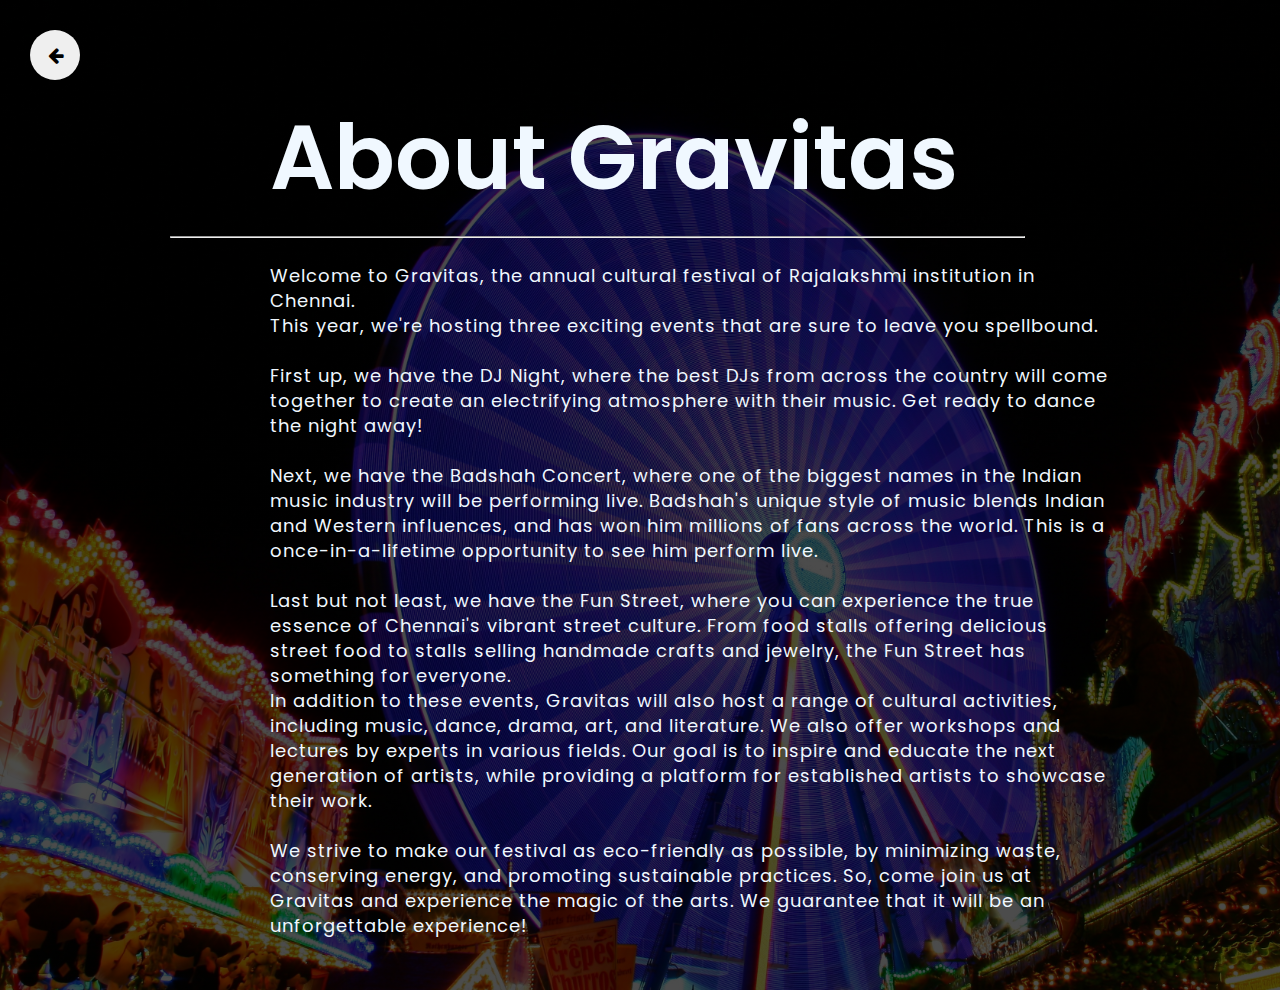
<file: about.html>
<!DOCTYPE html>
<html lang="en">
<head>
    <meta charset="UTF-8">
    <meta http-equiv="X-UA-Compatible" content="IE=edge">
    <meta name="viewport" content="width=device-width, initial-scale=1.0">
    <link rel="stylesheet" href="https://cdnjs.cloudflare.com/ajax/libs/font-awesome/4.7.0/css/font-awesome.min.css">
    <link rel = "stylesheet" href = "about.css">
    <script type="text/javascript" src="script.js"></script>
    <title>About</title>
    <style>

    </style>
</head>
<body>
    <div class = "backbutton">
        <button class = "back" onclick = "back()"><i class="fa fa-arrow-left"aria-hidden="true"></i> </button>
</div>
    

       



        
    <section class="about-gv">
        <div class="about">
          
          <div class="text">
            <h2>About Gravitas</h2><hr width="91%"><br>
            
            <p>
                Welcome to Gravitas, the annual cultural festival of Rajalakshmi institution in Chennai.<br>This year, we're hosting three exciting events that are
                sure to leave you spellbound. <br><br>First up, we have the DJ Night, where the best DJs from across the country will come together to create an electrifying atmosphere with their music. 
                Get ready to dance the night away!<br><br> Next, we have the Badshah Concert, where one of the biggest names in the Indian music industry will be performing live. Badshah's unique style
                 of music blends Indian and Western influences, and has won him millions of fans across the world. This is a once-in-a-lifetime opportunity to see him perform live.<br><br>
                Last but not least, we have the Fun Street, where you can experience the true essence of Chennai's vibrant street culture. From food stalls offering delicious street food to stalls
                 selling handmade crafts and jewelry, the Fun Street has something for everyone.<br>In addition to these events, Gravitas will also host a range of cultural activities, including music,
                  dance, drama, art, and literature. We also offer workshops and lectures by experts in various fields. Our goal is to inspire and educate the next generation of artists, while 
                  providing a platform for established artists to showcase their work. <br><br>
                 We strive to make our festival as eco-friendly as possible, by minimizing waste, conserving energy, and promoting sustainable practices.
                So, come join us at Gravitas and experience the magic of the arts. We guarantee that it will be an unforgettable experience!
        
           
          </div>
        </div>
      </section>
</body>
</html>
</file>
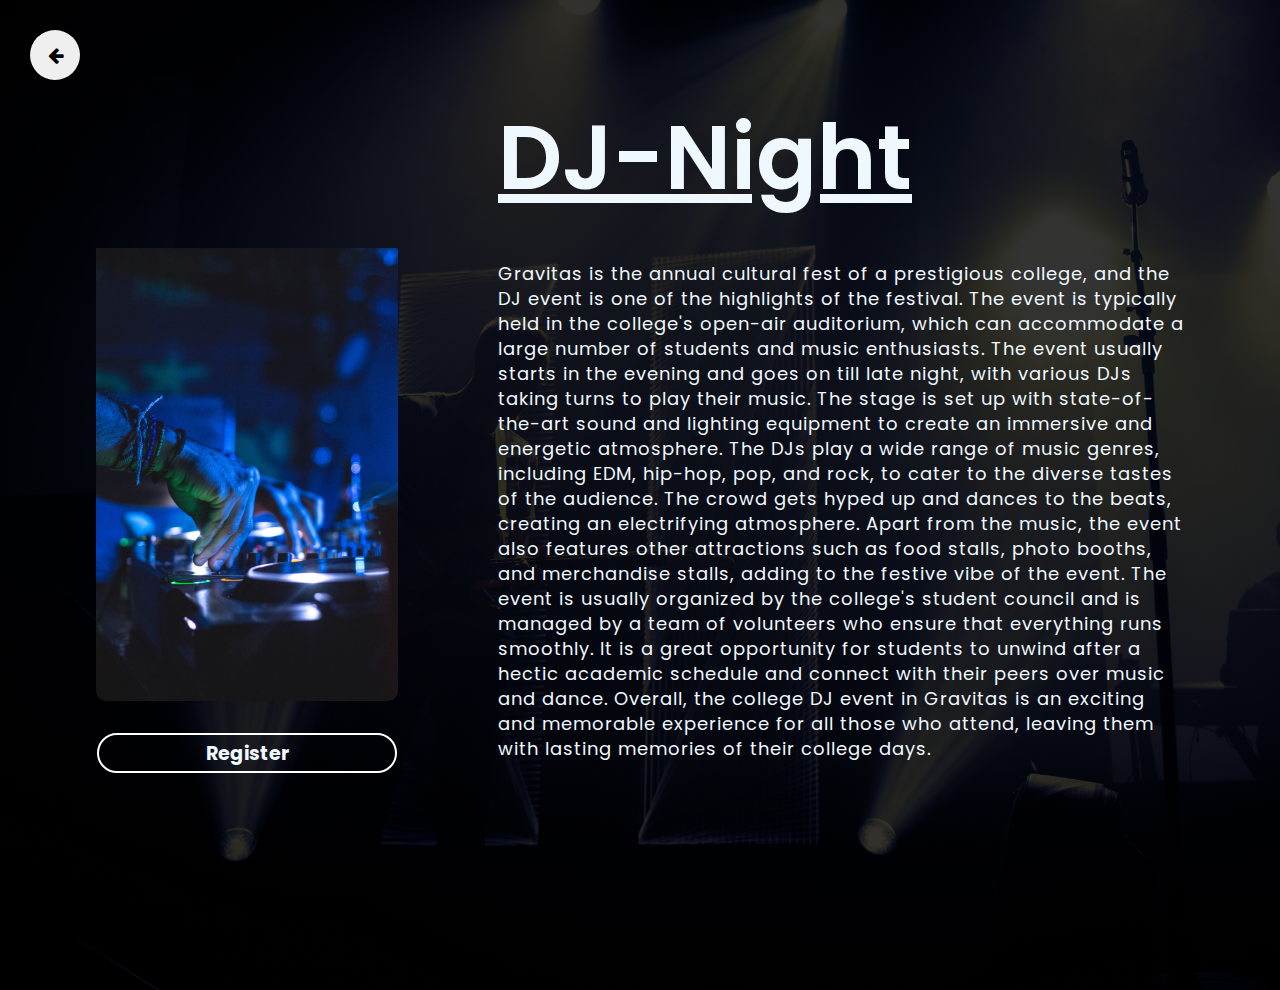
<file: dj.html>
<!DOCTYPE html>
<html lang="en">
<head>
    <meta charset="UTF-8">
    <meta http-equiv="X-UA-Compatible" content="IE=edge">
    <meta name="viewport" content="width=device-width, initial-scale=1.0">
    <link rel="stylesheet" href="https://cdnjs.cloudflare.com/ajax/libs/font-awesome/4.7.0/css/font-awesome.min.css">
    <link rel = "stylesheet" href = "about.css">
    <script type="text/javascript" src="script.js"></script>
    <title>Fun-street</title>
    <style>
            body{
                background:linear-gradient(rgba(0,0,0,0.8),rgba(0,0,0,0.8)),url("dj.jpg");
                background-size: cover;
            }
    </style>
</head>
<body>
    <div class = "backbutton">
        <button class = "back" onclick = "back()"><i class="fa fa-arrow-left"aria-hidden="true"></i> </button>
</div>
    
    
    <section class="about-gv">
        <div class="about">
            <div class = "imag">
          <img src = "djevent.jpg" class = "pix"><br><br>
         <center><button class = "register-now" onclick = "register()"><b>Register</b></button></center> 
        </div>
          <div class="text">
            <h2><u>DJ-Night </u></h2><br>
            
            <p>
                Gravitas is the annual cultural fest of a prestigious college, and the DJ event is one of the highlights of the festival. The event is typically held in the college's open-air auditorium, which can accommodate a large number of students and music enthusiasts.

                The event usually starts in the evening and goes on till late night, with various DJs taking turns to play their music. The stage is set up with state-of-the-art sound and lighting equipment to create an immersive and energetic atmosphere.
                
                The DJs play a wide range of music genres, including EDM, hip-hop, pop, and rock, to cater to the diverse tastes of the audience. The crowd gets hyped up and dances to the beats, creating an electrifying atmosphere.
                
                Apart from the music, the event also features other attractions such as food stalls, photo booths, and merchandise stalls, adding to the festive vibe of the event.
                
                The event is usually organized by the college's student council and is managed by a team of volunteers who ensure that everything runs smoothly. It is a great opportunity for students to unwind after a hectic academic schedule and connect with their peers over music and dance.
                
                Overall, the college DJ event in Gravitas is an exciting and memorable experience for all those who attend, leaving them with lasting memories of their college days.<br><br>
                
                
                
                
                
                </p>
                <center><button class = "register-now1" onclick = "register()"><b>Register</b></button>  </center>
                <br>
                
                
                
        
                
          </div>
          
        </div>
      </section>
</body>
</html>
</file>
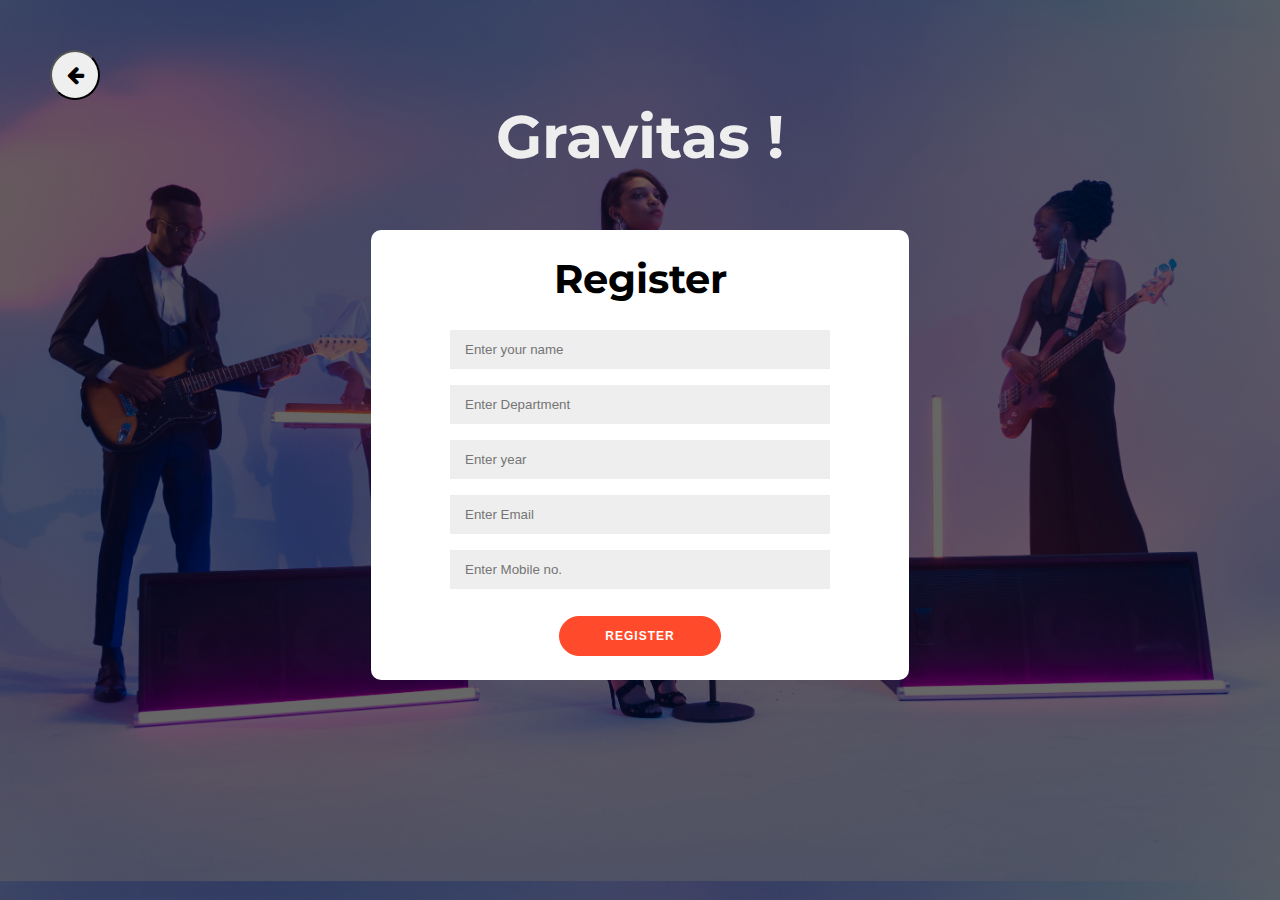
<file: register.html>
<!DOCTYPE html>
<html>
<head>
	<link rel="stylesheet" href="register.css">
	<link rel="stylesheet" href="https://cdnjs.cloudflare.com/ajax/libs/font-awesome/4.7.0/css/font-awesome.min.css">
	<script type="text/javascript" src="script.js"></script>
	<title>Register-Gravitas</title>
</head>
<body>
	
		<button class = "back" onclick = "back()"><i class="fa fa-arrow-left"aria-hidden="true" style = "color:rgb(0, 0, 0); font-size: 20px;"></i> </button>
	
	<h1 align = "center" style = "font-size: 60px;">Gravitas !</h1><br><br><br>
	
		
		<div class="input">
			<form>
				<h1 style = "color:black">Register</h1><br>
				<input type="text" placeholder="Enter your name">
				<input type="text" placeholder="Enter Department">
				<input type="number" placeholder="Enter year">
				<input type="email" placeholder="Enter Email">
				<input type="number" placeholder="Enter Mobile no."><br>
				
				
				<button class = "reg">Register</button>
			</form>
		</div>
		
		
		
	
</body>
</html>
</file>
<file: about.css>
@import url('https://fonts.googleapis.com/css2?family=Poppins:wght@200;300;400;500&display=swap');
body{
    background:linear-gradient(rgba(0,0,0,0.7),rgba(0,0,0,0.7)),url("cover1.jpg");
    color: aliceblue;
    background-size: cover;
}
*{
    margin: 0;
    padding: 0;
    box-sizing: border-box;
    font-family: 'Poppins', sans-serif;
  }

.back{
    border: none;
    border-radius: 50px;
    height: 50px;
    width: 50px;
    font-size: large;
    
}
.backbutton{
    padding: 30px 10px 10px 30px;
    
}
.back:hover{
    cursor: pointer;
}
.register-now1{
  display: none;
}
.about-gv{
  height: 100vh;
  width: 100%;
  
  background:none;
}

.about{
  width: 1130px;
  max-width: 85%;
  margin: 0 auto;
  display: flex;
  align-items: center;
  justify-content: space-around;
}
.text{
  width: 940px;
}
.text h2{
  font-size: 90px;
  font-weight: 600;
  margin-bottom: 10px;
  padding-left: 100px;

}
hr {
  padding-left: 100px;
}
.text p{
  font-size: 18px;
  line-height: 25px;
  letter-spacing: 1px;
  
  padding-left: 100px;
}
.pix{
  height: auto;
  width:  302px;
  padding-top: 120px;
  border-radius: 10px;
  
}

.register-now{
  height: 40px;
  width: 300px;
  background-color: rgba(149, 83, 219, 0);
  border-radius: 40px;
  border: 2px solid rgb(255, 255, 255);
  font-size: larger;
  color: aliceblue;
}
.register-now:hover{
  border: 2px solid burlywood;
  color: burlywood;

}
@media only screen and (max-width: 600px) {
.text p{
    padding-left: 30px;
    padding-right: 10px;
}
.text h2{
    padding-left: 30px;
    padding-right: 10px;
    
    
}
.back{
    width:30px;
    height: 30px;
}
.pix{
  display: none;
}
.register-now{
  display: none;
  
}
.register-now1{
  height: 40px;
  width: 250px;
  background-color: rgba(149, 83, 219, 0);
  border-radius: 40px;
  border: 2px solid rgb(255, 255, 255);
  font-size: larger;
  color: aliceblue;
  display: block;

}
.register-now b{
  padding: 10px 10px 10px 10px;
}


   }
</file>
<file: register.css>
@import url('https://fonts.googleapis.com/css?family=Montserrat:400,800');


body {
	background:linear-gradient(rgba(0,0,0,0.6),rgba(0,0,0,0.6)),url("band.jpg");
	background-size:cover;
	margin:auto;
    
	justify-content: center;
	align-items: center;
	font-family: 'Montserrat', sans-serif;
	
	
}
.back {
    margin-top:50px;
    margin-left:50px ;    
    height: 50px;
    width: 50px;
    border-radius: 50px;
    cursor: pointer;
}

h1 {
	font-weight: bold;  
    color: #eee;
	margin: 0;
    font-size: 40px;
}

.reg {
	border-radius: 20px;
	border: 1px solid #FF4B2B;
	background-color: #FF4B2B;
	color: #FFFFFF;
	font-size: 12px;
	font-weight: bold;
	padding: 12px 45px;
	letter-spacing: 1px;
	text-transform: uppercase;
	transition: transform 80ms ease-in;
}

.reg:hover{
	background-color:white;
	border: 2px solid #FF4B2B;
	color: rgb(228, 42, 42);
    cursor: pointer;
    
}

form {
    margin: auto;
	background-color: #FFFFFF;
	display: flex;
	align-items: center;
	justify-content: center;
	flex-direction: column;
	padding: 0 50px;
	
	text-align: center;
}

input {
	background-color: #eee;
	border: none;
	padding: 12px 15px;
	margin: 8px 0;
	width:350px;
}

form {
    
	background-color: #fff;
	border-radius: 10px;
  	width: 438px;
	height: 450px;
    
}
</file>
